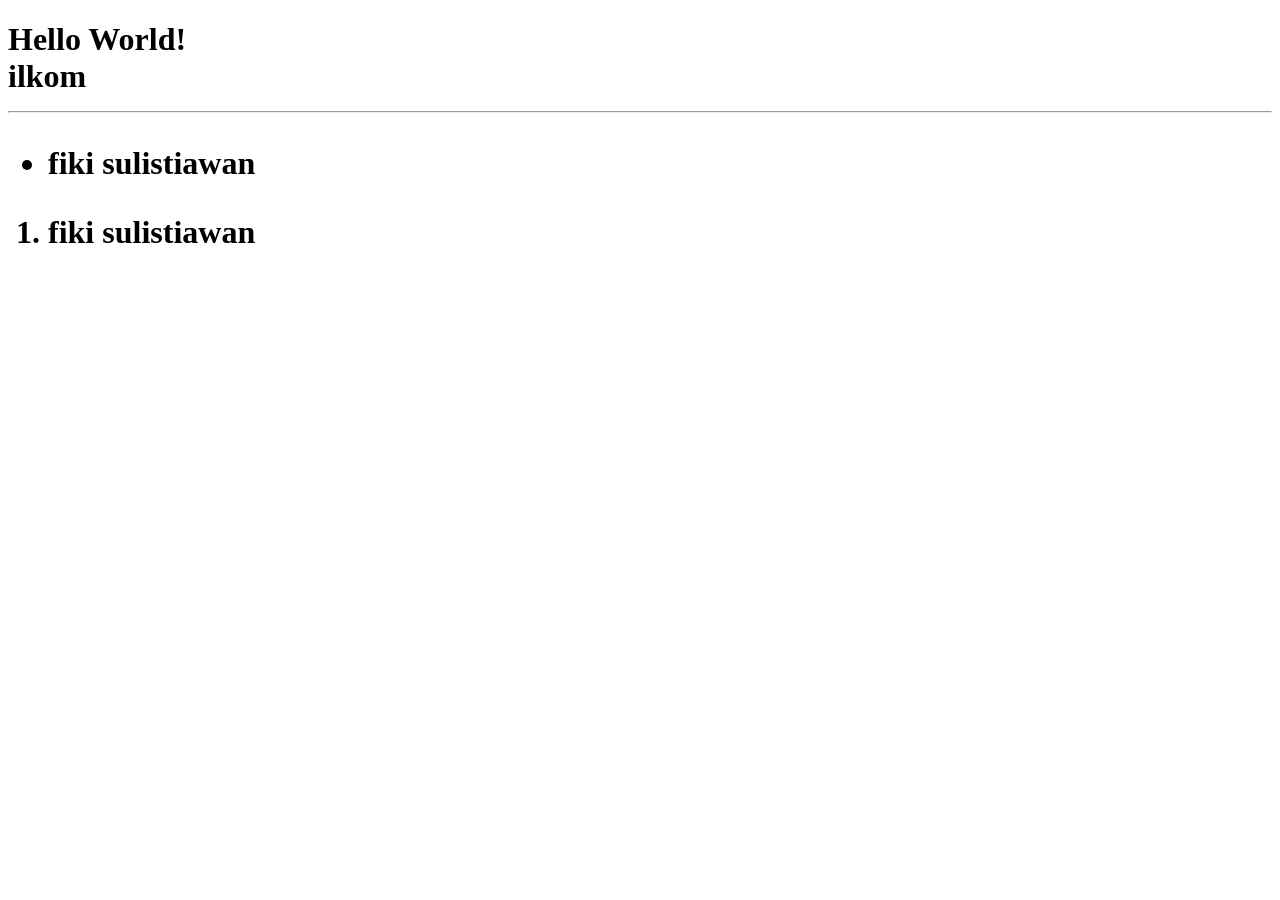
<file: index.html>
<!DOCTYPE html>
<html lang="en">
<head>
    <meta charset="UTF-8">
    <meta name="viewport" content="width=device-width, initial-scale=1.0">
    <title>Pertemuan 1</title>
</head>
<body>
    <h1>Hello World! <br> ilkom <hr> 
        <ul> <li> fiki sulistiawan</li></ul> 
        <ol> <li> fiki sulistiawan</li></ol>
    </h1>
</body>
</html>
</file>
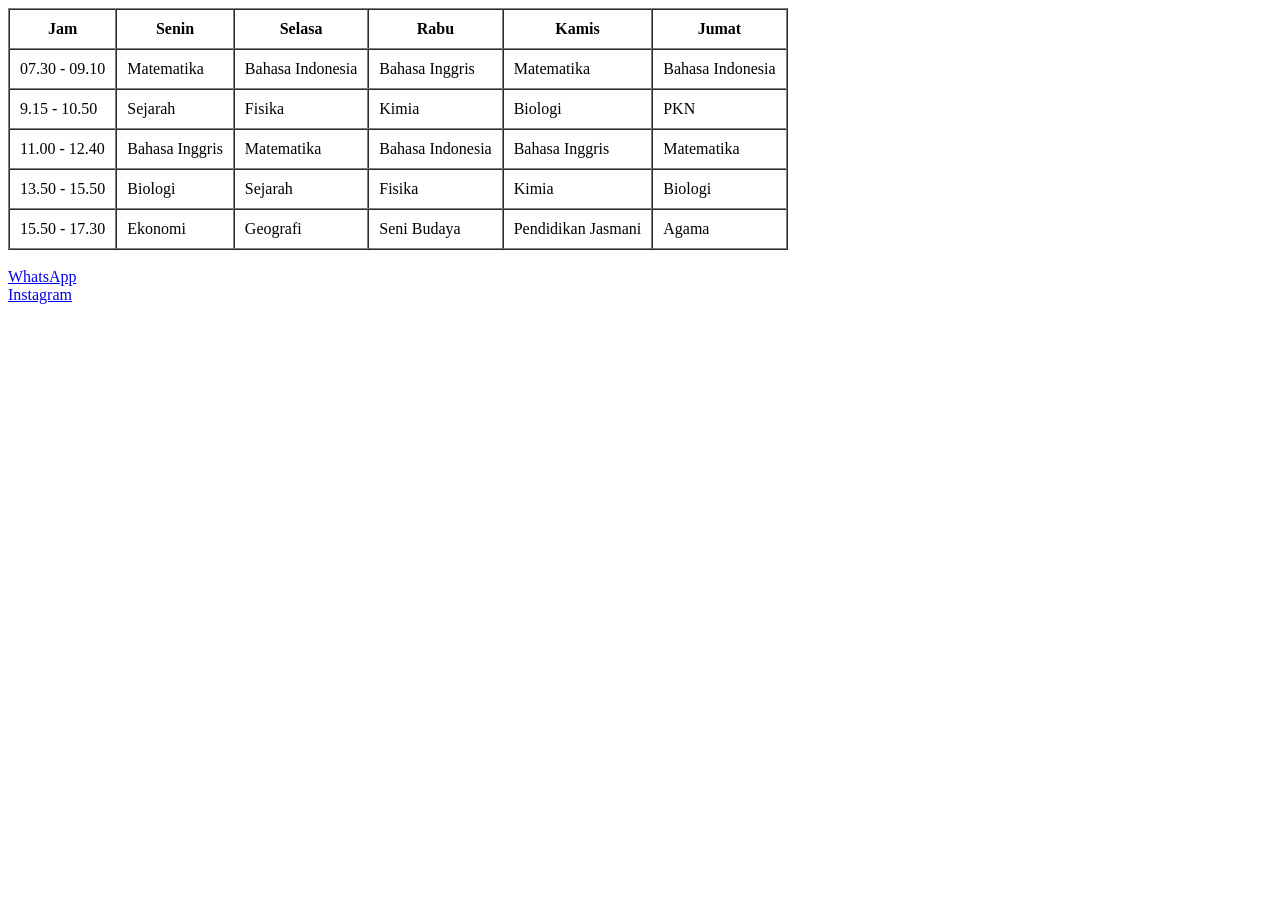
<file: Pertemuan 2/index.html>
<!DOCTYPE html>
<html lang="en">
<head>
    <meta charset="UTF-8">
    <meta name="viewport" content="width=device-width, initial-scale=1.0">
    <title>Pertemuan 2</title>
</head>
<body>
    <!-- <img src="images/gura.png" width="900px" height="500px" alt="Gura"> -->

    <!-- <table border="1" cellpadding="10" cellspacing="0">
        <tr>
            <th colspan="2">Nama</th>
            <th>Alamat</th>
            <th>Umur</th>
        </tr>
        <tr>
            <td colspan="2">Fiki</td>
            <td>Jl. Madukoro No. 123</td>
            <td>19</td>
        </tr>
        <tr>
            <td>Gura</td>
            <td>Jl. Sudirman No. 456</td>
            <td colspan="2">19</td>
        </tr> -->
    <!-- </table> -->

    <!-- <form action="ambil.html" method="GET">
        <label>Nama: </label>
        <input type="text" name="nama" placeholder="Masukkan nama lengkap">
        <br>
        <label>Email:</label>
        <input type="text" name="email" placeholder="Masukkan email">
        <br>
        <label>Password:</label>
        <input type="text" name="password" placeholder="Masukkan password">
        <br>
        <label>Alamat:</label>
        <input type="text" name="alamat" placeholder="Masukkan alamat">
        <br> <br>
        <button type="submit">Submit</button>
    </form> -->

    <!-- <a href="https://unila.ac.id" target="_blank">
        Universitas Lampung
    </a> -->

    <table border="1" cellpadding="10" cellspacing="0">
        <tr>
            <th>Jam</th>
            <th>Senin</th>
            <th>Selasa</th>
            <th>Rabu</th>
            <th>Kamis</th>
            <th>Jumat</th>
        </tr>
        <tr>
            <td>07.30 - 09.10</td>
            <td>Matematika</td>
            <td>Bahasa Indonesia</td>
            <td>Bahasa Inggris</td>
            <td>Matematika</td>
            <td>Bahasa Indonesia</td>
        </tr>
        <tr>
            <td>9.15 - 10.50</td>
            <td>Sejarah</td>
            <td>Fisika</td>
            <td>Kimia</td>
            <td>Biologi</td>
            <td>PKN</td>
        </tr>
        <tr>
            <td>11.00 - 12.40</td>
            <td>Bahasa Inggris</td>
            <td>Matematika</td>
            <td>Bahasa Indonesia</td>
            <td>Bahasa Inggris</td>
            <td>Matematika</td>
        </tr>
        <tr>
            <td>13.50 - 15.50</td>
            <td>Biologi</td>
            <td>Sejarah</td>
            <td>Fisika</td>
            <td>Kimia</td>
            <td>Biologi</td>
        </tr>
        <tr>
            <td>15.50 - 17.30</td>
            <td>Ekonomi</td>
            <td>Geografi</td>
            <td>Seni Budaya</td>
            <td>Pendidikan Jasmani</td>
            <td>Agama</td>
        </tr>
    </table>

    <br>
    <a href="https://whatsapp.com" target="_blank">WhatsApp</a>
    <br>
    <a href="https://www.instagram.com" target="_blank">Instagram</a>
</body>
</html>
</file>
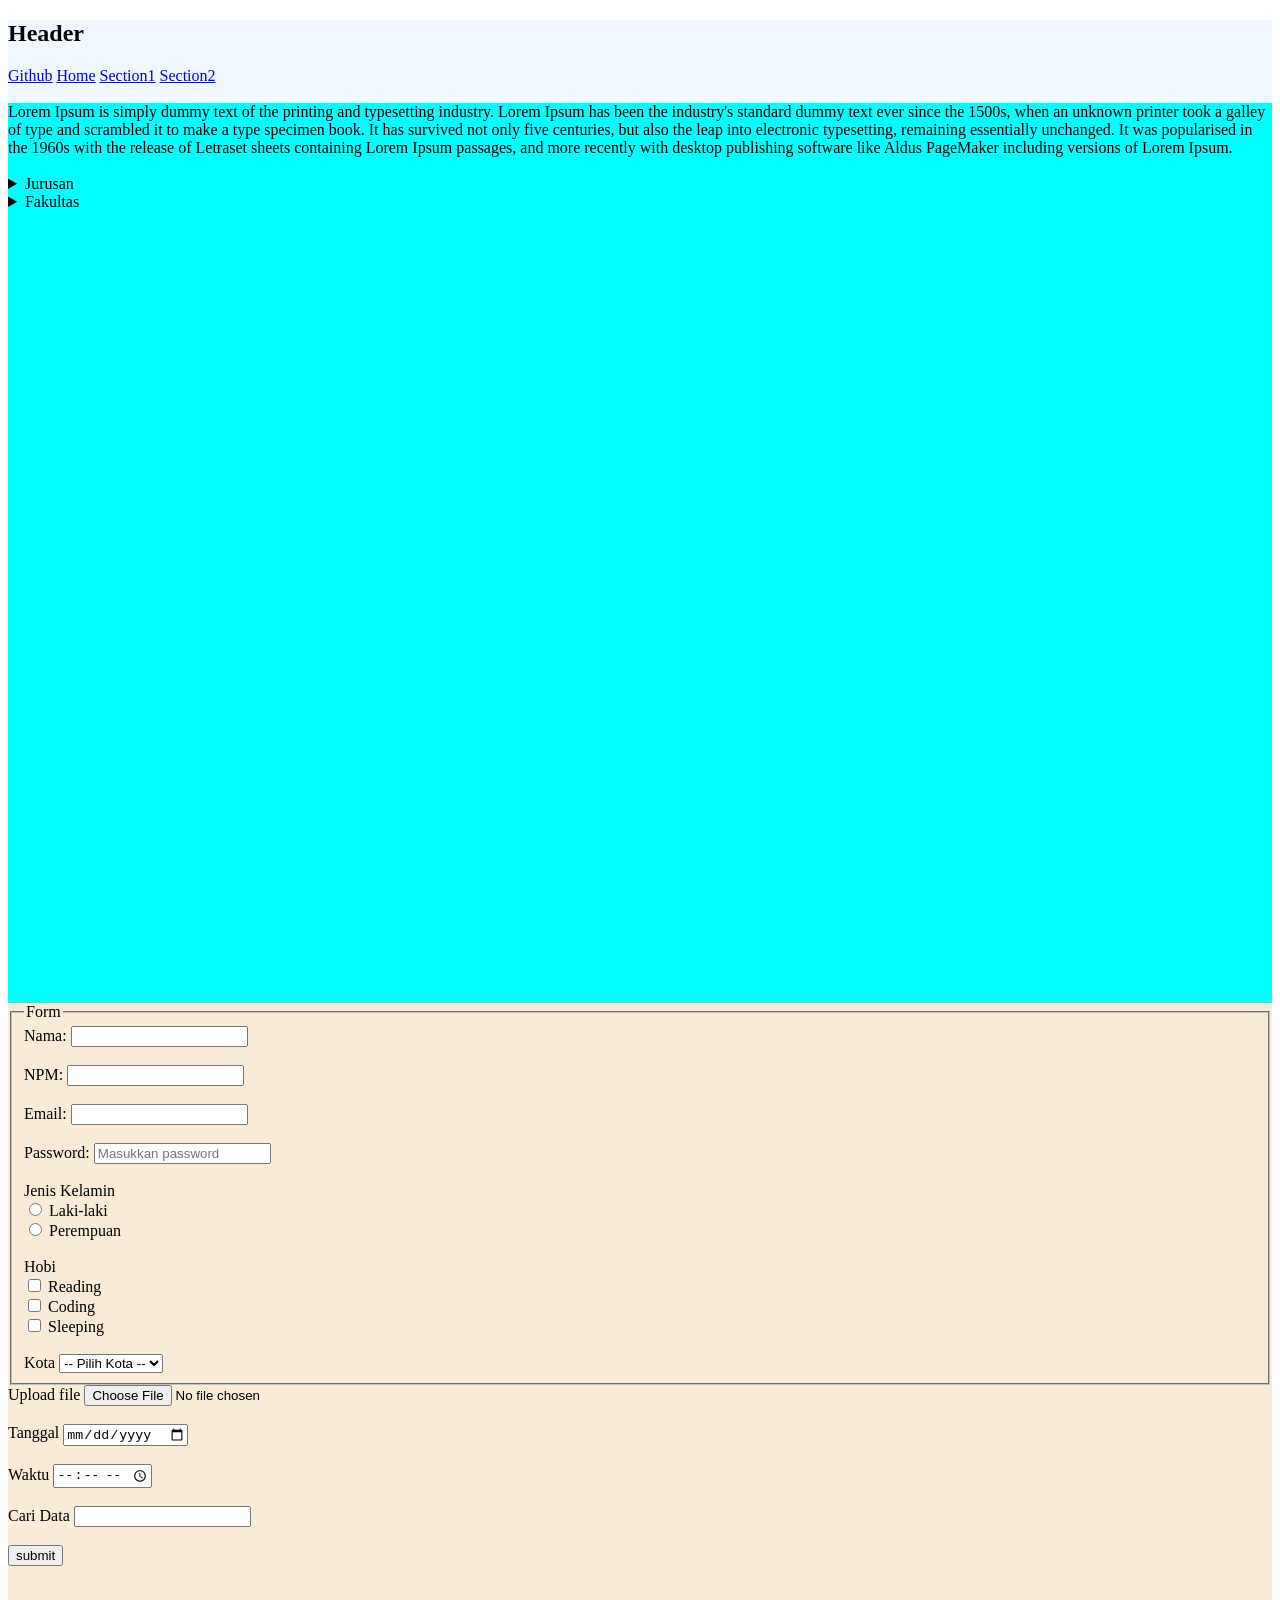
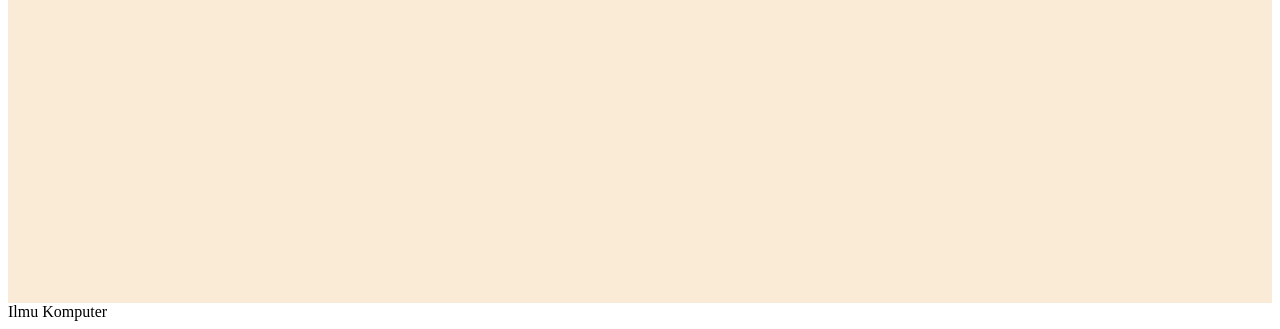
<file: Pertemuan 3/index.html>
<!DOCTYPE html>
<html lang="en">
<head>
    <meta charset="UTF-8">
    <meta http-equiv="X-UA-Compatible" content="IE=edge">
    <meta name="viewport" content="width=device-width, initial-scale=1.0">
    <title>Praktikum WEB 3</title>
</head>
<body>
    <header style="background-color: aliceblue;">
        <h2>Header</h2>
        <nav>
            <a href="https://github.com">Github</a>
            <a href="#prakweb.html">Home</a>
            <a href="#section1">Section1</a>
            <a href="#section2">Section2</a>
        </nav><br>
    </header>
    <section id="section1" style="background-color: aqua; height: 100vh;">
        <article>
            Lorem Ipsum is simply dummy text of the printing and typesetting industry. 
            Lorem Ipsum has been the industry's standard dummy text ever since the 1500s, when an unknown printer took a galley of type and scrambled it to make a type specimen book. 
            It has survived not only five centuries, but also the leap into electronic typesetting, remaining essentially unchanged. 
            It was popularised in the 1960s with the release of Letraset sheets containing Lorem Ipsum passages, and more recently with desktop publishing software like Aldus PageMaker including versions of Lorem Ipsum.
        </article><br>
        <aside>
            <details>
                <summary>
                    Jurusan
                </summary>
                <ul>
                    <li>Ilmu Komputer</li>
                    <li>Teknik Iformatika</li>
                    <li>Sistem Iformasi</li>
                </ul>
            </details>
        </aside>
        <aside>
            <details>
                <summary>
                    Fakultas
                </summary>
                <ol>
                    <li>Fakultas Ilmu Komputer</li>
                    <li>Fakultas Teknik</li>
                    <li>Fakultas Ekonomi</li>
                </ol>
            </details>
        </aside>
    </section>

    <section id="section2" style="background-color: antiquewhite; height: 100vh;">
        
        <form action="#" method="post" target="_blank">
            <fieldset>
            <legend>Form</legend>
            <label for="username">Nama: </label>
            <input type="text" id="username" name="username">
            <br><br>

            <label for="npm">NPM: </label>
            <input type="number" name="npm" id="npm">
            <br><br>

            <label for="email">Email: </label>
            <input type="email" name="email" id="email">
            <br><br>

            <label for="password">Password: </label>
            <input type="password" name="password" id="password" placeholder="Masukkan password">
            <br><br>

            <label>Jenis Kelamin</label>
            <br>
            <input type="radio" name="jk" id="lk">
            <label for="lk">Laki-laki</label>
            <br>
            <input type="radio" name="jk" id="pr">
            <label for="pr">Perempuan</label>
            <br><br>

            <label>Hobi</label><br>
            <input type="checkbox" name="hobi[]" id="hobi1" value="Reading">
            <label for="hobi1">Reading</label><br>
            <input type="checkbox" name="hobi[]" id="hobi2" value="Coding">
            <label for="hobi2">Coding</label><br>
            <input type="checkbox" name="hobi[]" id="hobi3" value="Sleeping">
            <label for="hobi3">Sleeping</label><br><br>

            <label for="kota">Kota</label>
            
            <select name="kota">
            <option value="">-- Pilih Kota --</option>
            <option value="jakarta">Jakarta</option>
            <option value="bandung">Bandung</option>
            <option value="surabaya">Surabaya</option>
            </select>
            </fieldset>

            <label for="upload">Upload file</label>
            <input type="file" name="upload" id="upload">
            <br><br>

            <label for="tanggal">Tanggal</label>
            <input type="date" name="tanggal" id="tanggal"><br><br>

            <label for="waktu">Waktu</label>
            <input type="time" name="waktu" id="waktu"><br><br>

            <input type="hidden" name="role" value="Mahasiswa">
            <input type="hidden" name="jurusan" id="Ilmu Komputer">
        
            <label for="search">Cari Data</label>
            <input type="search" id="search">
            <br><br>

            <button>submit</button>
        </form>
    </section>
    <footer>Ilmu Komputer</footer>
</body>
</html>
</file>
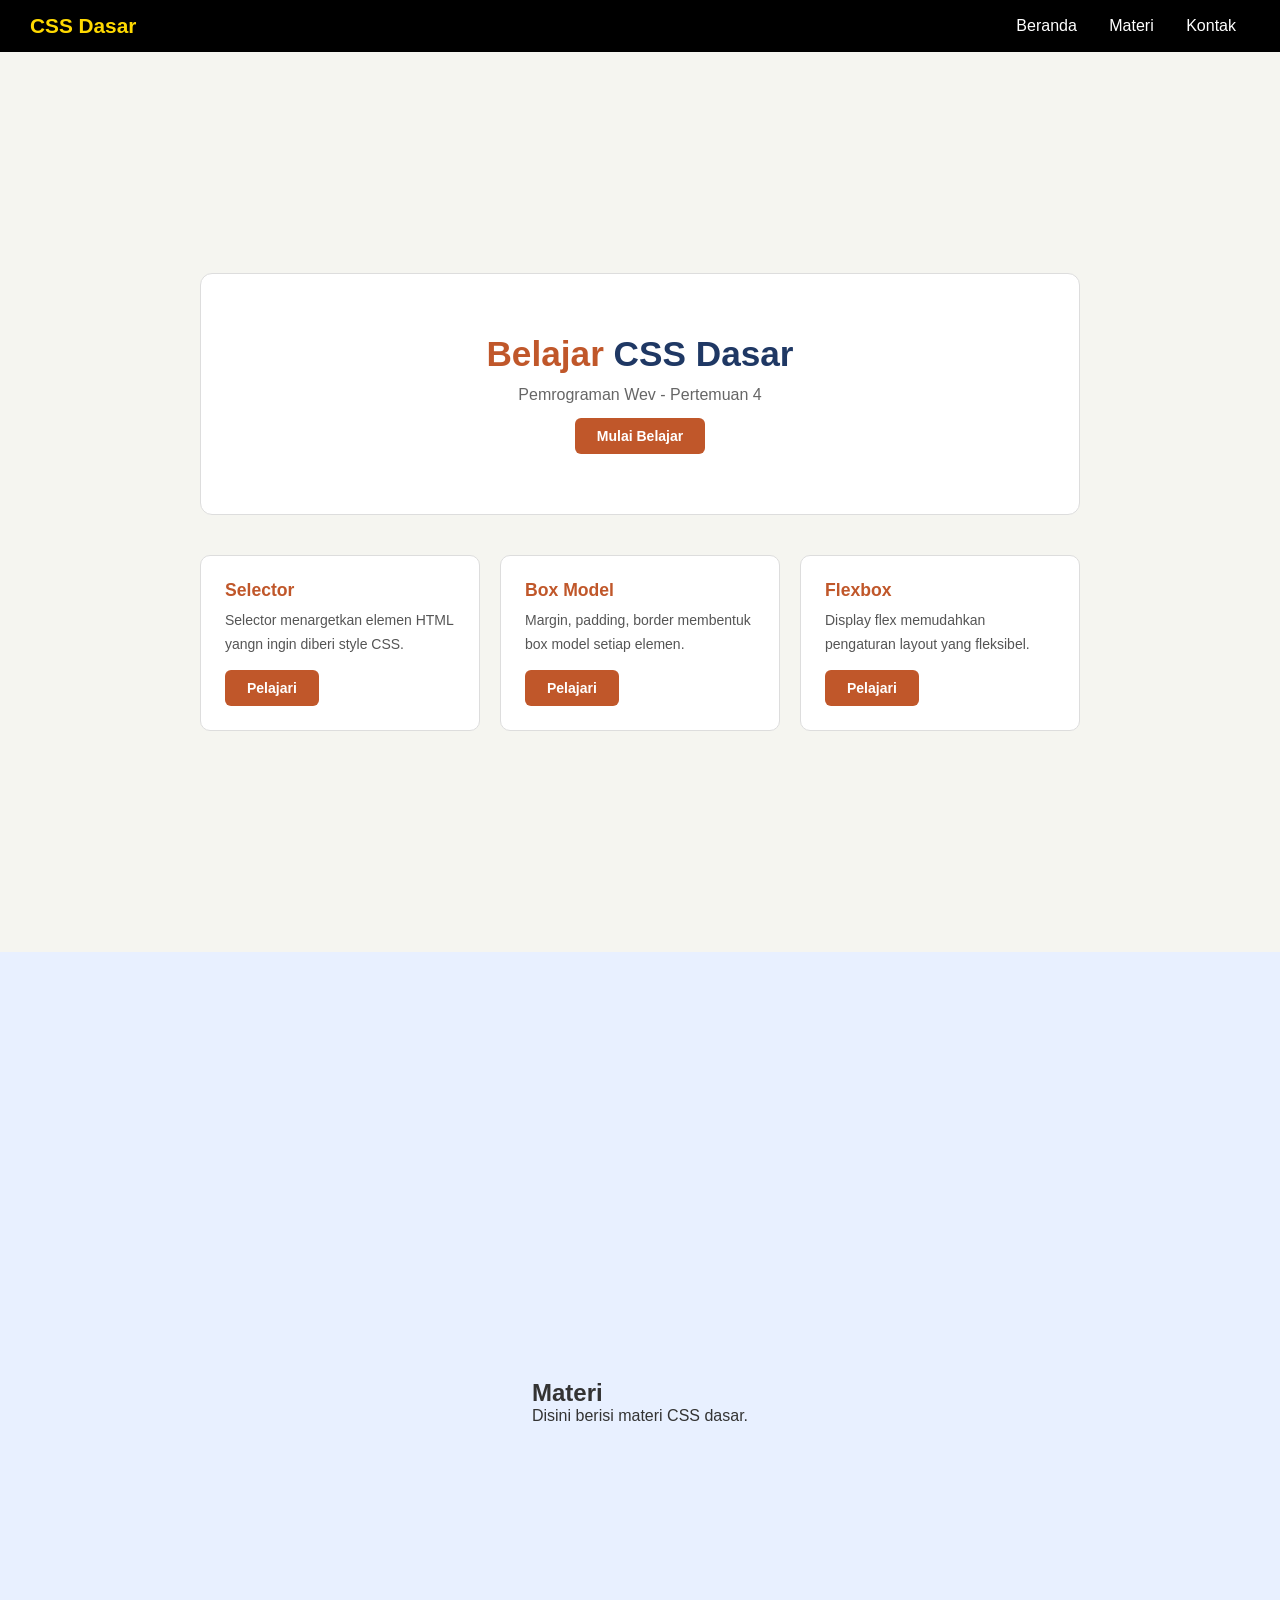
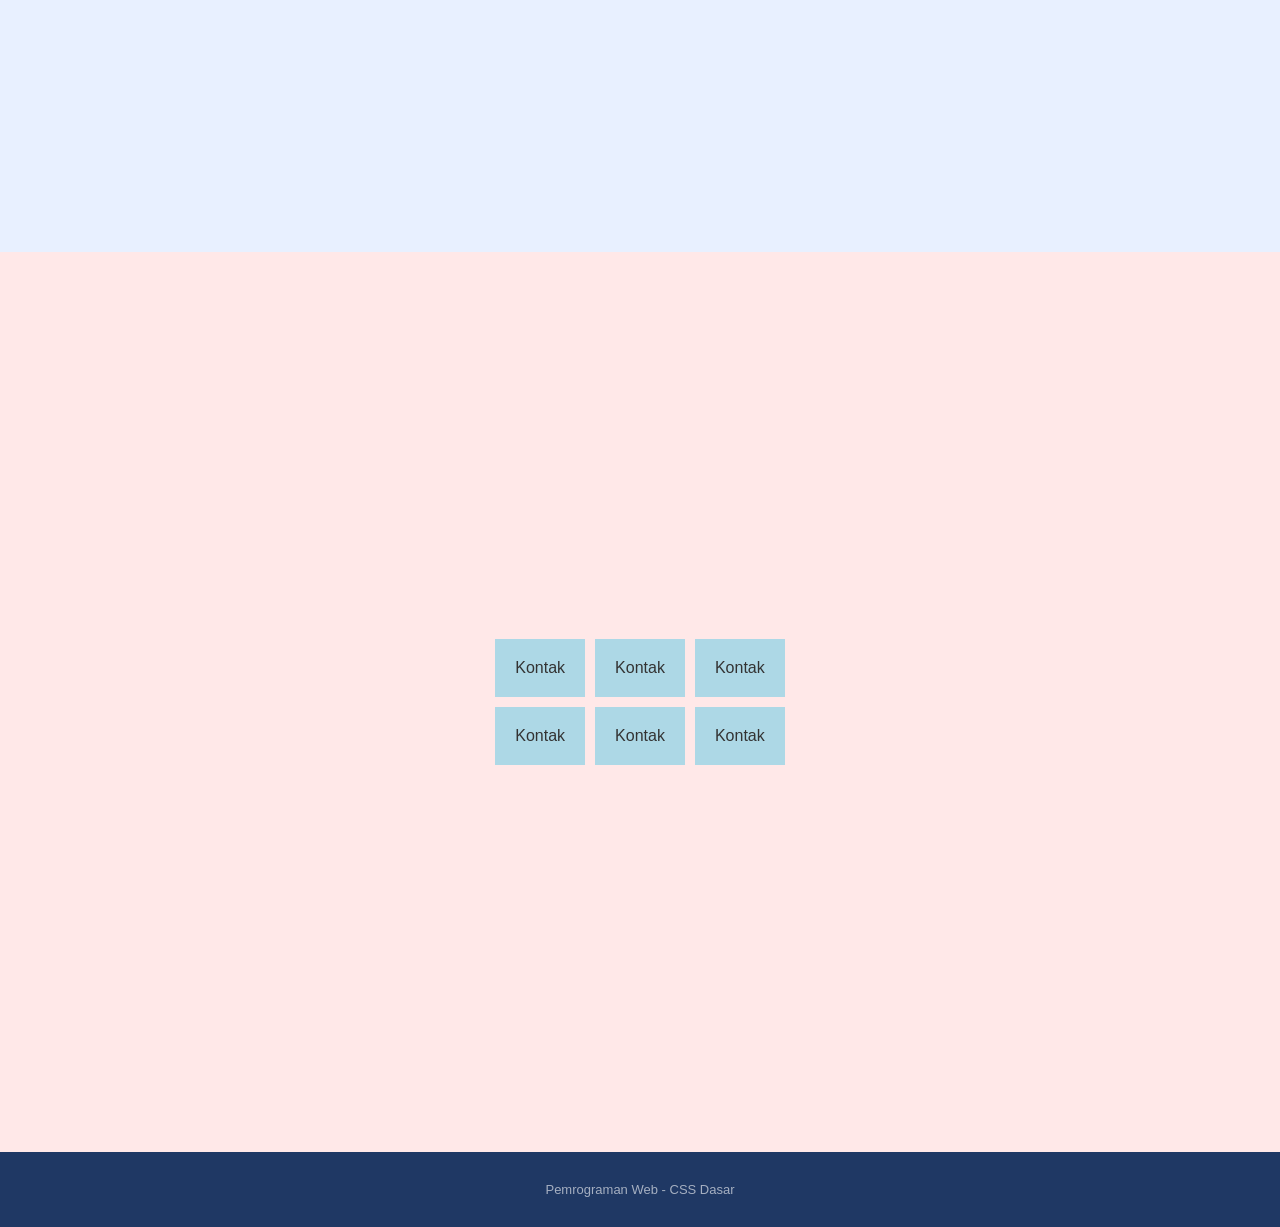
<file: Pertemuan 4/index.html>
<!DOCTYPE html>
<html lang="en">
<head>
    <meta charset="UTF-8">
    <meta http-equiv="X-UA-Compatible" content="IE=edge">
    <meta name="viewport" content="width=device-width, initial-scale=1.0">
    <title>Document</title>

    <link rel="stylesheet" href="/Pertemuan 4/style.css">

</head>
<body>
    <nav id="navbar">
        <h1>CSS Dasar</h1>
        <div>
            <a href="#beranda">Beranda</a>
            <a href="#materi">Materi</a>
            <a href="#kontak">Kontak</a>
        </div>
    </nav>

    <section id="beranda" class="section">
        <div class="container">

            <div class="hero">
                <h2>
                    <span>Belajar</span> CSS Dasar
                </h2>
                <p>Pemrograman Wev - Pertemuan 4</p>
                <button class="tombol">Mulai Belajar</button>
            </div>
            
            <div class="kartu-grid">
                <div class="kartu">
                     <h3>Selector</h3>
                     <p>Selector menargetkan elemen HTML yangn ingin diberi style CSS.</p>
                     <button class="tombol">Pelajari</button>
                </div>
     
                <div class="kartu">
                     <h3>Box Model</h3>
                     <p>Margin, padding, border membentuk box model setiap elemen.</p>
                     <button class="tombol">Pelajari</button>
                </div>
     
                <div class="kartu">
                     <h3>Flexbox</h3>
                     <p>Display flex memudahkan pengaturan layout yang fleksibel.</p>
                     <button class="tombol">Pelajari</button>
                </div>
            </div>
        </div>
    </section>

    <section id="materi" class="section">
        <div class="container">
            <h2>Materi</h2>
            <p>Disini berisi materi CSS dasar.</p>
        </div>
    </section>

    <section id="kontak" class="section">
        <div class="grid">
            <div>Kontak</div>
            <div>Kontak</div>
            <div>Kontak</div>
            <div>Kontak</div>
            <div>Kontak</div>
            <div>Kontak</div>
        </div>
    </section>

    <footer>
        Pemrograman Web - CSS Dasar
    </footer>

</body>
</html>
</file>
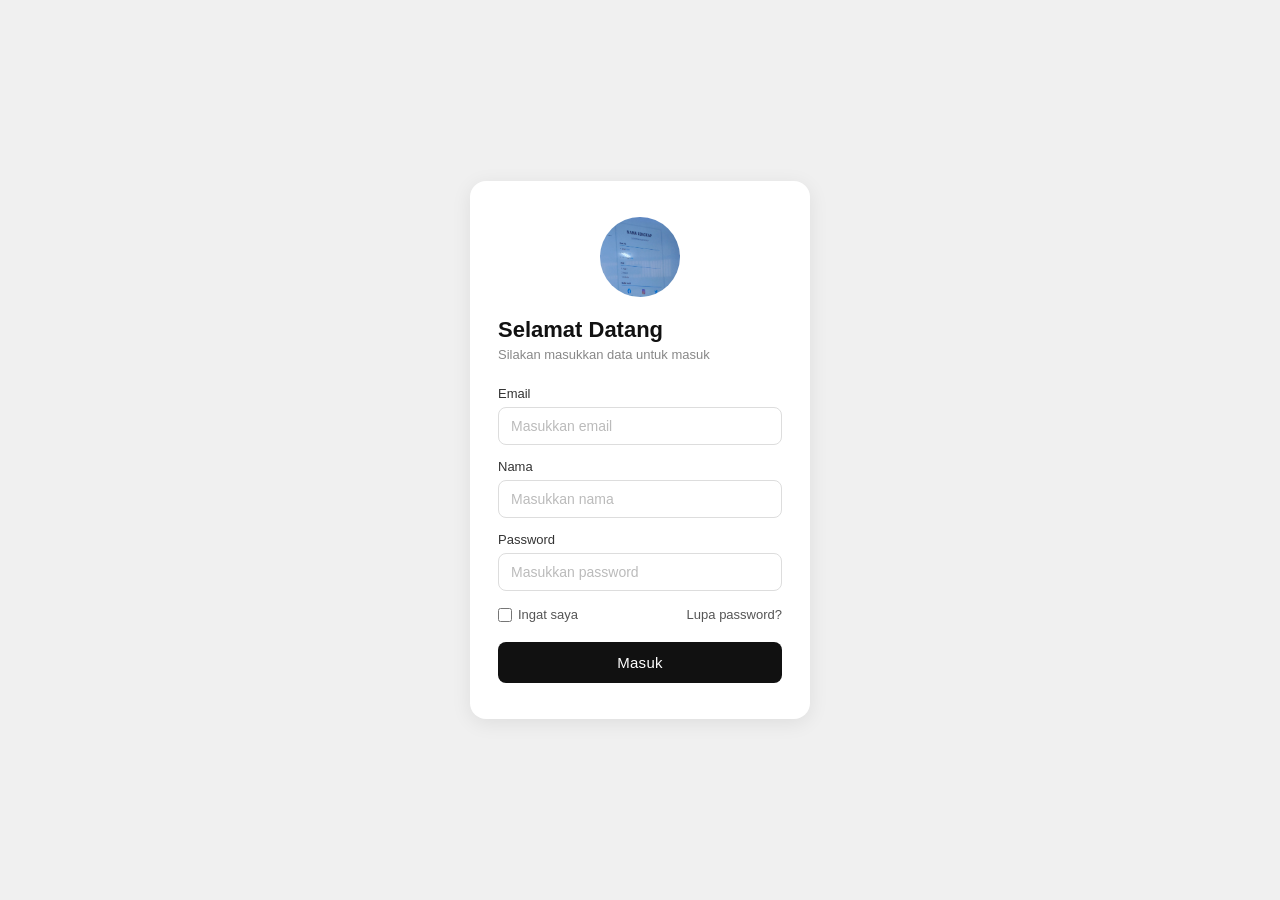
<file: Pertemuan 5/index.html>
<!DOCTYPE html>
<html lang="id">
<head>
  <meta charset="UTF-8">
  <meta name="viewport" content="width=device-width, initial-scale=1.0">
  <title>Login</title>
  <link rel="stylesheet" href="style.css">
</head>
<body>
 
  <div class="card">
 
    <div class="avatar">
        <img src="apa.png" alt="avatar">
    </div>
 
    <h1>Selamat Datang</h1>
    <p class="subtitle">Silakan masukkan data untuk masuk</p>
 
    <form>
      <div class="field">
        <label for="email">Email</label>
        <input type="email" id="email" placeholder="Masukkan email">
      </div>
 
      <div class="field">
        <label for="nama">Nama</label>
        <input type="text" id="nama" placeholder="Masukkan nama">
      </div>
 
      <div class="field">
        <label for="password">Password</label>
        <input type="password" id="password" placeholder="Masukkan password">
      </div>
 
      <div class="row-bottom">
        <div class="ingat">
          <input type="checkbox" id="ingat">
          <label for="ingat">Ingat saya</label>
        </div>
        <a href="#" class="lupa">Lupa password?</a>
      </div>
 
      <button type="submit">Masuk</button>
    </form>
 
  </div>
 
</body>
</html>
</file>
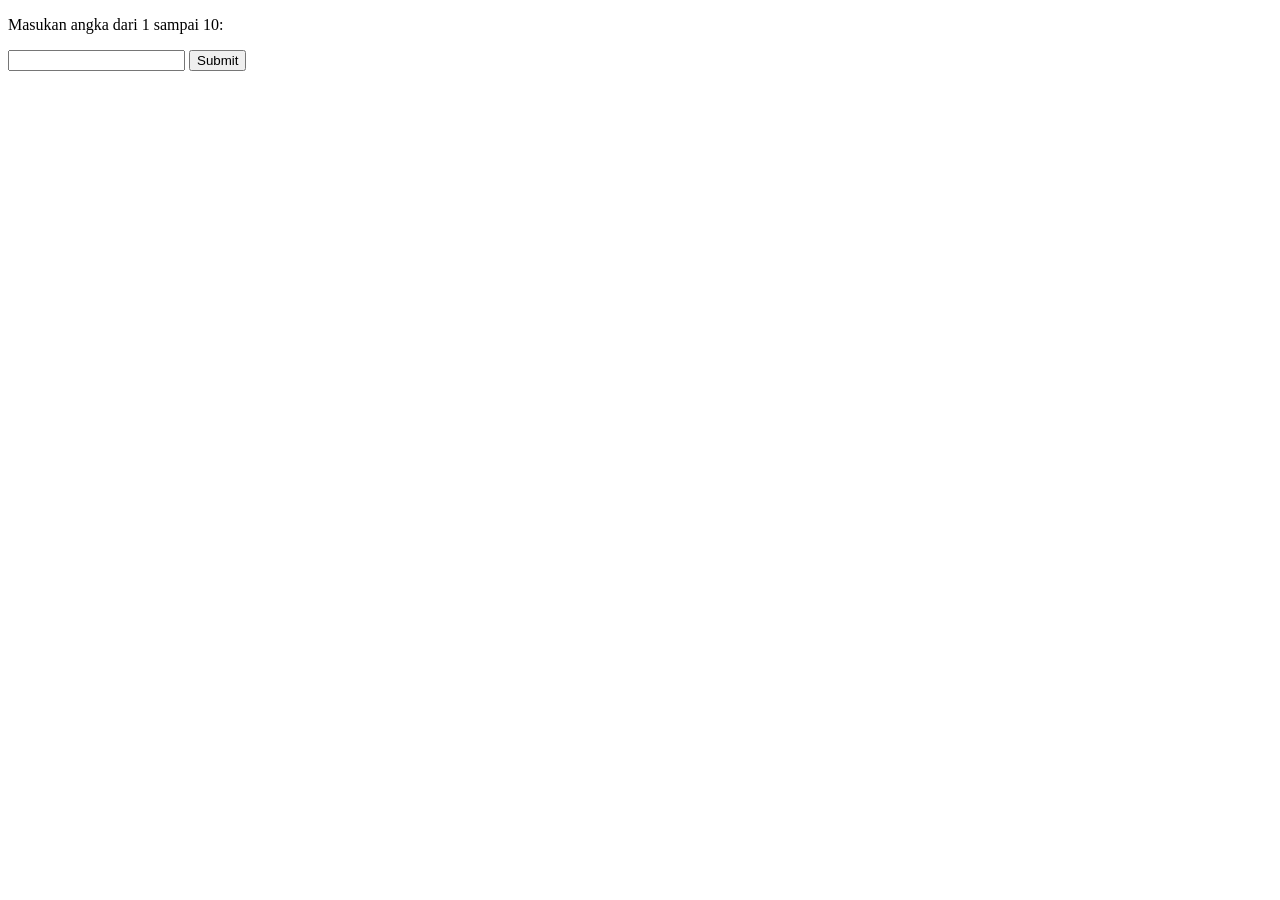
<file: Pertemuan 7/index.html>
<!DOCTYPE html>
<html lang="en">
<head>
    <meta charset="UTF-8">
    <meta name="viewport" content="width=device-width, initial-scale=1.0">
    <title>Document</title>
</head>
<body>
    <!-- Event Handler -->
    <!-- <button id="tombol">KLIK</button>

    <form action="">
        <input type="text" name="name" placeholder="Masukan nama">
        <input type="submit" value="Submit">
    </form> -->

    <!-- Manipulasi HTML -->
    <!-- <h1  id="judul">Hello, World</h1>
    <p id="paragraf">Ini adalah paragraf pertama.</p>
    <button onclick="ubah()">Ubah</button>`
    <button onclick="ubahStyle()">Ubah Style</button> -->

    <!-- Validasi Form -->
     <p>Masukan angka dari 1 sampai 10: </p>

     <input id="angka">
     <button onclick="cekangka()">Submit</button>
     <p id="hasil"></p>

    <script src="script.js"></script>
</body>
</html>
</file>
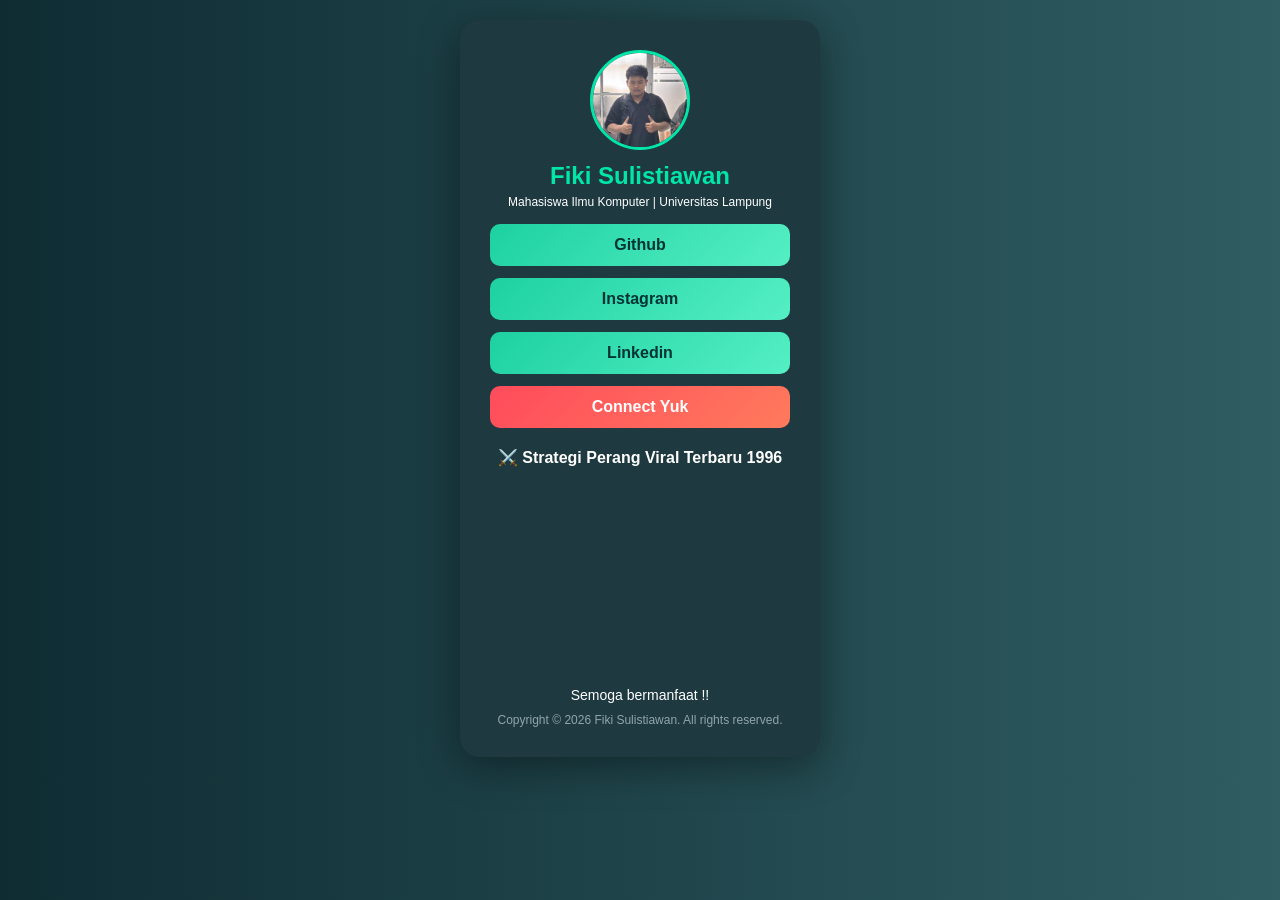
<file: Tugas/Responsi/index.html>
<!DOCTYPE html>
<html lang="en">
<head>
    <meta charset="UTF-8">
    <meta name="viewport" content="width=device-width, initial-scale=1.0">
    <title>Tugas 1 Responsi Pemweb</title>
    <link rel="stylesheet" href="style.css">
</head>

<body>
    <div class="card">
        
        <header>
            <img src="fiki.jpeg" alt="logo" class="pp">
            <div class="title">
                <h2>Fiki Sulistiawan</h2>
                <p>Mahasiswa Ilmu Komputer | Universitas Lampung</p>
            </div>
        </header>

        <section>
            <div class="button">
                <a href="https://github.com/kiisann" target="_blank">Github</a>
                <a href="https://www.instagram.com/fikisulistiawan/" target="_blank">Instagram</a>
                <a href="https://www.linkedin.com/in/fiki-sulistiawan-153208338" target="_blank">Linkedin</a>
                <a href="https://wa.me/6281273599177" target="_blank">Connect Yuk</a>
            </div>

            <div class="youtube">
                <h2> ⚔️ Strategi Perang Viral Terbaru 1996</h2>

                <iframe 
                    width="560" 
                    height="315"
                    src="https://www.youtube.com/embed/Kgm5Y0V6sw8?si=RcXErxujhvm5cxuZ"
                    title="YouTube video player" 
                    frameborder="0"
                    allow="accelerometer; autoplay; clipboard-write; encrypted-media; gyroscope; picture-in-picture; web-share"
                    referrerpolicy="strict-origin-when-cross-origin"
                    allowfullscreen>
                </iframe>

                <p>Semoga bermanfaat !!</p>
            </div>
        </section>

        <footer>
            <p>Copyright &copy; 2026 Fiki Sulistiawan. All rights reserved.</p>
        </footer>

    </div>
</body>
</html>
</file>
<file: Pertemuan 4/style.css>
/* ===== RESET ===== */
* { margin: 0; padding: 0; box-sizing: border-box; }

/* ===== BODY ===== */
body {
  font-family: Arial, sans-serif;
  font-size: 16px;
  background-color: #f5f5f0;
  color: #333;
}

/* ===== NAVBAR ===== */
#navbar {
  display: flex;
  justify-content: space-between;
  align-items: center;
  background-color: #000000;
  padding: 14px 30px;
  position: sticky;
  top: 0;
}

#navbar h1 {
  color: rgb(255, 217, 0);
  font-size: 1.3rem;
}

#navbar a {
  color: white;
  text-decoration: none;
  padding: 6px 14px;
  border-radius: 4px;
}

#navbar a:hover {
  background-color: rgba(255,255,255,0.2);
}

/* ===== CONTAINER ===== */
.container {
  max-width: 1100px;
  margin: 40px auto;
  padding: 0 24px;
}

/* ===== HERO SECTION ===== */
.hero {
  text-align: center;
  padding: 60px 20px;
  background-color: white;
  border-radius: 12px;
  margin-bottom: 40px;
  border: 1px solid #ddd;
}

.hero h2 {
  font-size: 2.2rem;
  color: #1F3864;
  margin-bottom: 12px;
}

.hero h2 span:nth-child(1) {
  color: #C0572A;
}

.hero p {
  color: #666;
  font-size: 1rem;
}

/* ===== KARTU ===== */
.kartu-grid {
  display: flex;
  gap: 20px;
  flex-wrap: wrap;
}

.kartu {
  background-color: white;
  border: 1px solid #ddd;
  border-radius: 10px;
  padding: 24px;
  width: 280px;
  flex: 1 1 250px;
}

.kartu h3 {
  font-size: 1.1rem;
  color: #C0572A;
  margin-bottom: 8px;
}

.kartu p {
  font-size: 14px;
  color: #555;
  line-height: 1.7;
}

/* ===== TOMBOL ===== */
.tombol {
  display: inline-block;
  background-color: #C0572A;
  color: white;
  padding: 10px 22px;
  border: none;
  border-radius: 6px;
  font-size: 14px;
  font-weight: bold;
  margin-top: 14px;
  cursor: pointer;
}

.tombol:hover {
  background-color: #a04523;
}

.section {
  min-height: 100vh;
  display: flex;
  align-items: center;
}

#beranda {
  background-color: #f5f5f0;
}

#materi {
  background-color: #e8f0ff;
}

#kontak {
  background-color: #ffe8e8;
  justify-content: center;
}

.grid {
  display: grid;
  grid-template-columns: repeat(3, 1fr);
  gap: 10px;
}

.grid div {
  background: lightblue;
  padding: 20px;
  text-align: center;
}

/* ===== FOOTER ===== */
footer {
  text-align: center;
  padding: 30px;
  background-color: #1F3864;
  color: rgba(255,255,255,0.6);
  font-size: 13px;
}
</file>
<file: Pertemuan 5/style.css>
* {
  box-sizing: border-box;
  margin: 0;
  padding: 0;
}
 
body {
  font-family: Arial, sans-serif;
  background: #f0f0f0;
  display: flex;
  justify-content: center;
  align-items: center;
  min-height: 100vh;
}
 
/* Card utama */
.card {
  background: #fff;
  border-radius: 16px;
  padding: 36px 28px;
  width: 100%;
  max-width: 340px;
  box-shadow: 0 4px 20px rgba(0, 0, 0, 0.08);
}
 
/* Avatar */
.avatar{
  width:80px;
  height:80px;
  margin:0 auto 20px;
}

.avatar img{
  width:100%;
  height:100%;
  border-radius:50%;
  object-fit:cover;
}
 
/* Judul */
h1 {
  font-size: 22px;
  font-weight: 700;
  color: #111;
  margin-bottom: 4px;
}
 
/* Subjudul */
.subtitle {
  font-size: 13px;
  color: #888;
  margin-bottom: 24px;
}
 
/* Grup field */
.field {
  margin-bottom: 14px;
}
 
.field label {
  display: block;
  font-size: 13px;
  color: #333;
  margin-bottom: 6px;
}
 
.field input {
  width: 100%;
  padding: 10px 12px;
  font-size: 14px;
  border: 1px solid #ddd;
  border-radius: 8px;
  outline: none;
  color: #333;
  background: #fff;
}
 
.field input:focus {
  border-color: #333;
}
 
.field input::placeholder {
  color: #bbb;
}
 
/* Baris ingat saya & lupa password */
.row-bottom {
  display: flex;
  justify-content: space-between;
  align-items: center;
  margin: 16px 0 20px;
}
 
.ingat {
  display: flex;
  align-items: center;
  gap: 6px;
}
 
.ingat input[type="checkbox"] {
  width: 14px;
  height: 14px;
  cursor: pointer;
}
 
.ingat label {
  font-size: 13px;
  color: #555;
  cursor: pointer;
}
 
.lupa {
  font-size: 13px;
  color: #555;
  text-decoration: none;
}
 
.lupa:hover {
  text-decoration: underline;
}
 
/* Tombol masuk */
button {
  width: 100%;
  padding: 12px;
  background: #111;
  color: #fff;
  font-size: 15px;
  font-weight: 500;
  border: none;
  border-radius: 8px;
  cursor: pointer;
  letter-spacing: 0.02em;
}
 
button:hover {
  background: #333;
}
</file>
<file: Tugas/Responsi/style.css>
* {
    margin: 0;
    padding: 0;
    box-sizing: border-box;
}

body {
    display: flex;
    font-family: Arial, sans-serif;
    background: linear-gradient(to right, #0f2c33, #2f5d62);
    justify-content: center;
    align-items: center;
    margin: 20px;
}

.card {
    background: #1e3a40;
    width: 360px;
    padding: 30px;
    border-radius: 20px;
    text-align: center;
    box-shadow: 0px 10px 40px rgba(0,0,0,0.4);
}

header {
    margin-bottom: 15px;
}

.pp {
    width: 100px;
    height: 100px;
    border-radius: 50%;
    border: 3px solid #00e6a8;
    object-fit: cover;
    margin-bottom: 8px;
}

.title h2 {
    color: #00e6a8;
}

.title p {
    color: #ffffff;
    font-size: 12px;
    margin-top: 5px;
}

section {
    display: flex;
    flex-direction: column;
    gap: 20px;
    width: 100%;
}

.button {
    display: flex;
    flex-direction: column;
    gap: 12px;
}

.button a {
    display: block;
    padding: 12px;
    border-radius: 10px;
    text-decoration: none;
    font-weight: bold;
    color: #003333;
    background: linear-gradient(135deg, #1dd1a1, #55efc4);
    transition: 0.3s;
}

.button a:last-child {
    background: linear-gradient(135deg, #ff4b5c, #ff7a5c);
    color: white;
}

.button a:hover {
    transform: scale(1.04);
    opacity: 0.9;
}

.youtube {
    display: flex;
    flex-direction: column;
    gap: 5px;
    align-items: center;
}

.sub-title {
    display: flex;
    justify-content: center;
    align-items: center;
    text-align: center;
}

.youtube h2 {
    color: #ffffff;
    font-size: 16px;
}

iframe {
    width: 100%;
    height: 200px;
    border-radius: 12px;
    margin: 5px;
}

.youtube p {
    font-size: 14px;
    color: #ffffff;
}

footer p {
    margin-top: 10px;
    font-size: 12px;
    color: #90a4ae;
}
</file>
